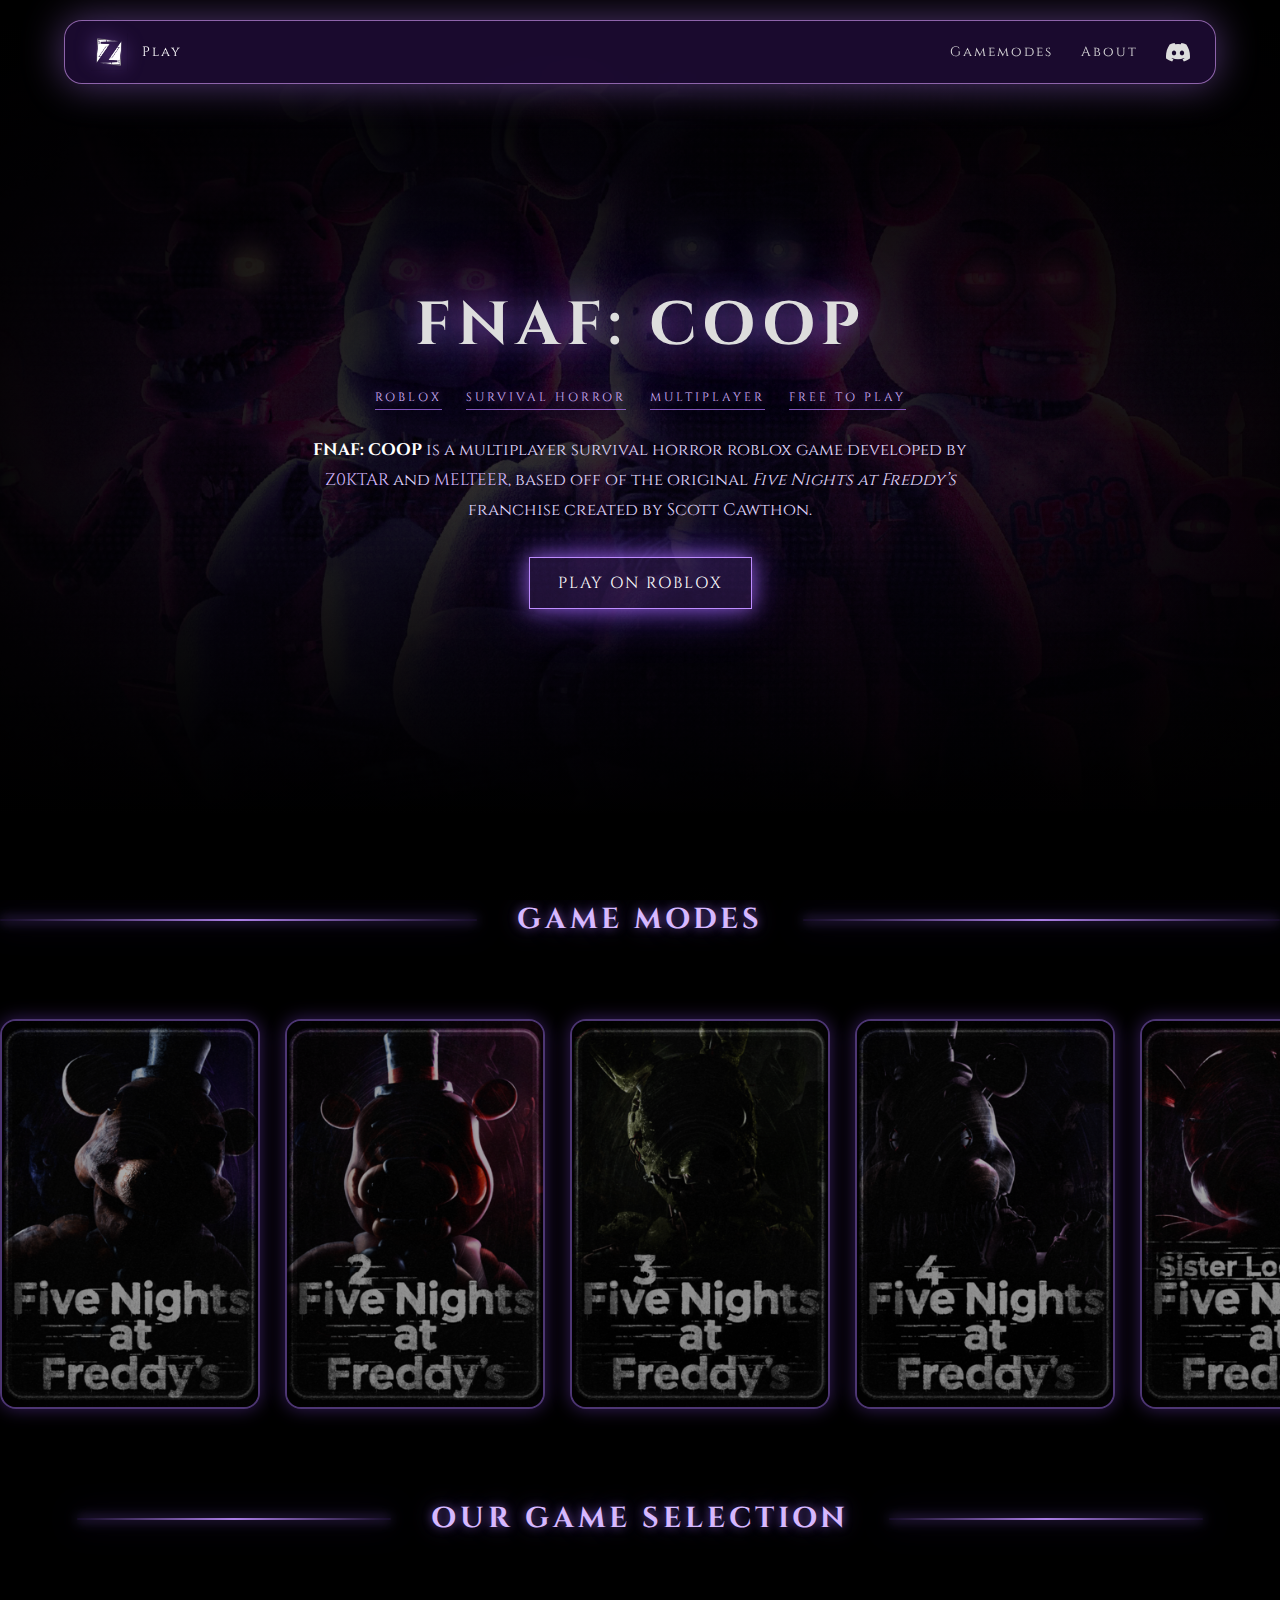
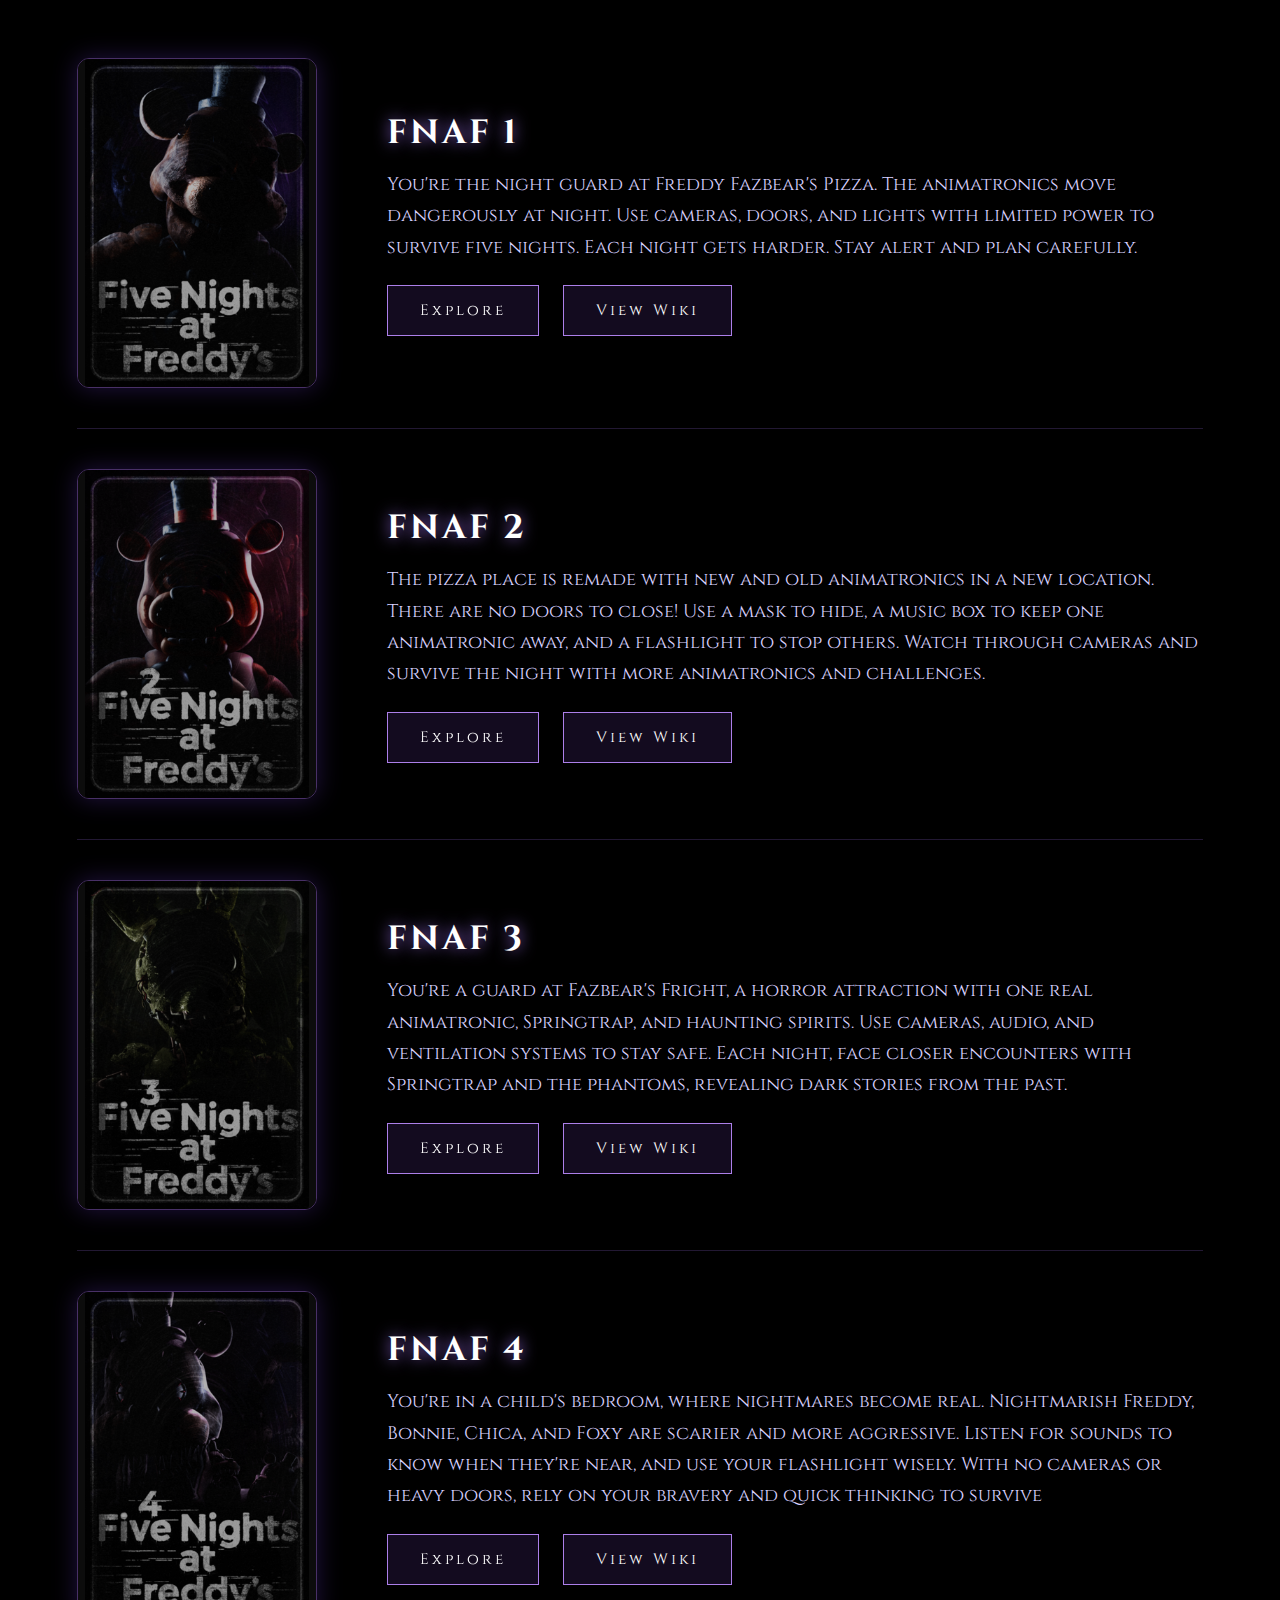
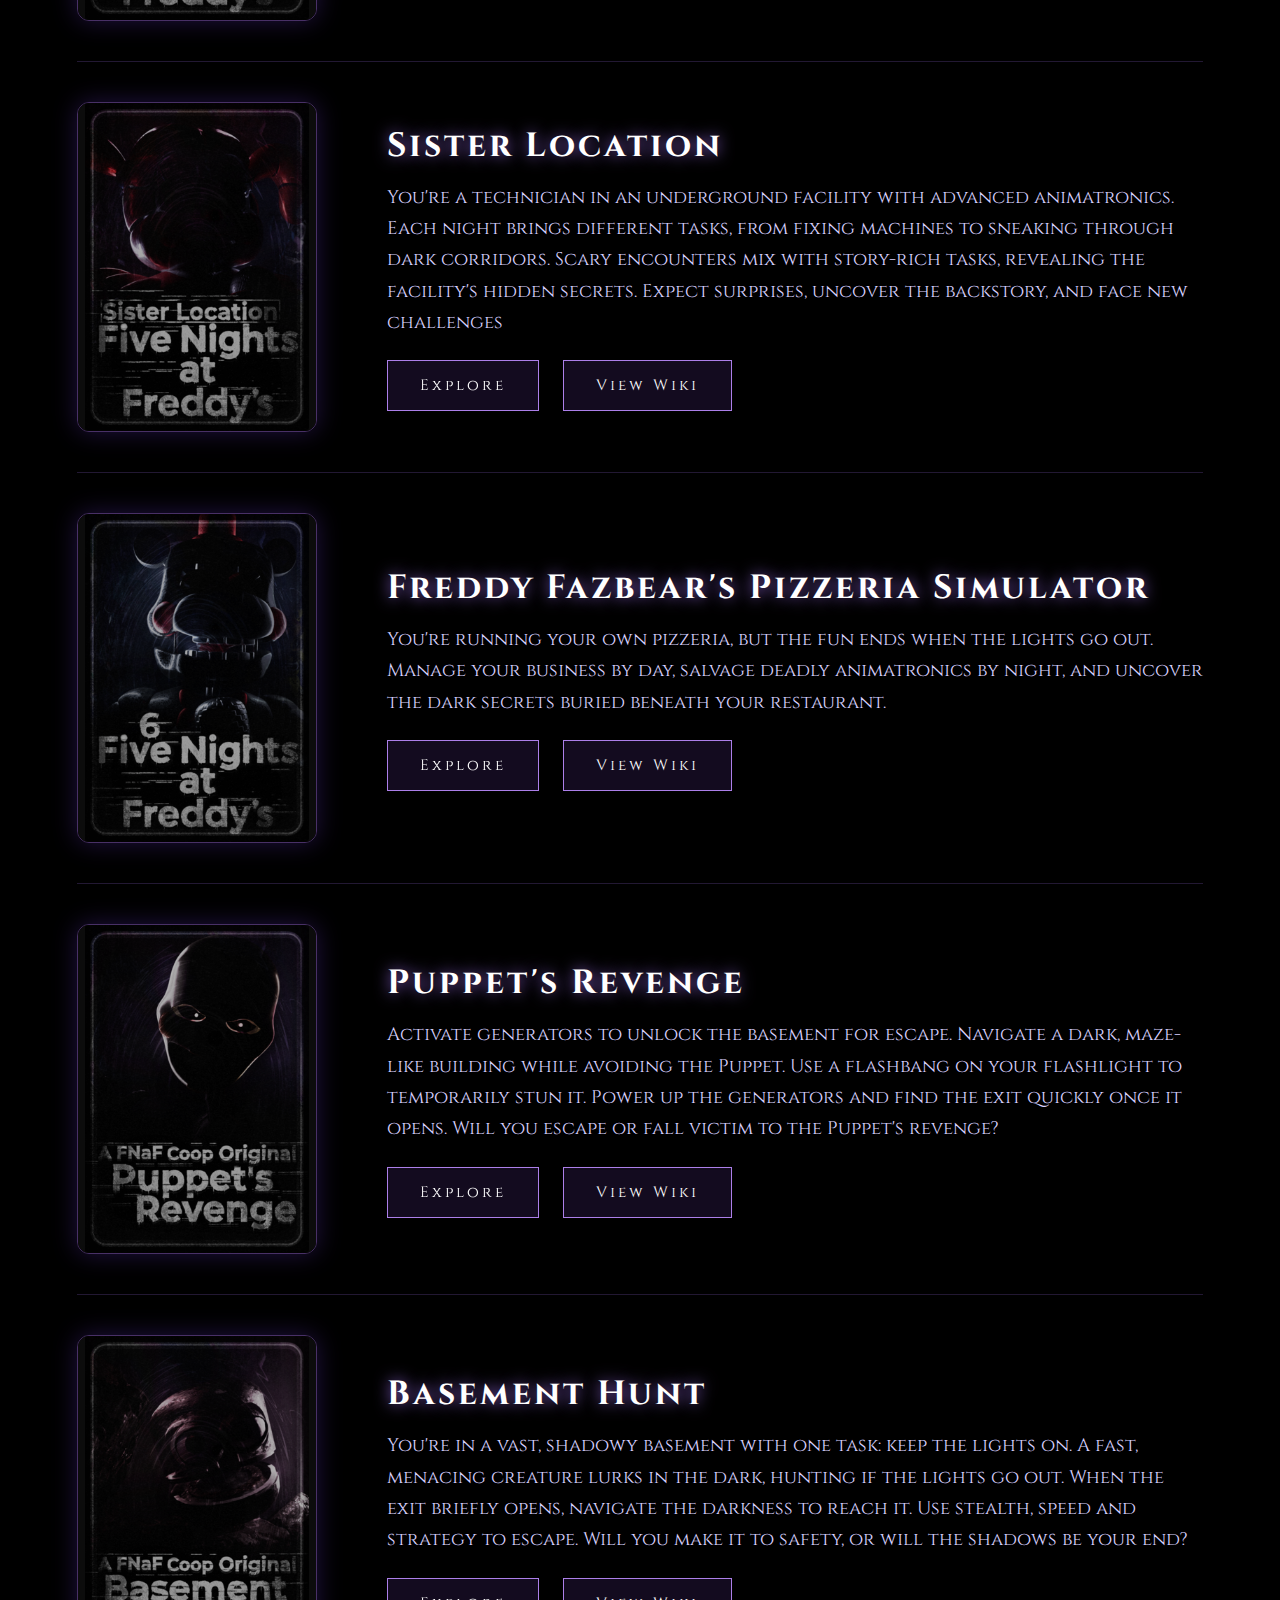
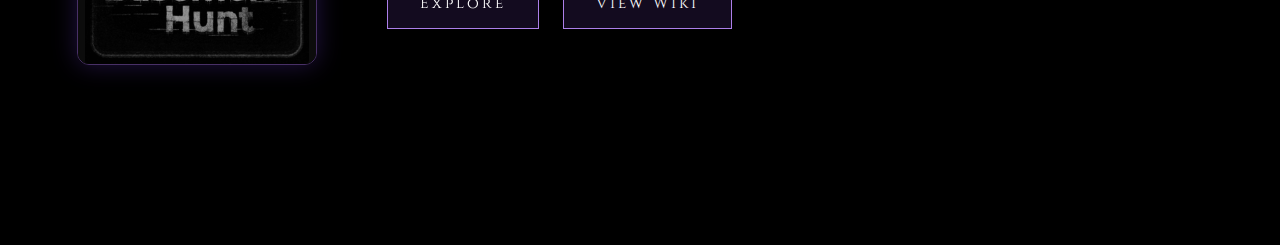
<file: index.html>
<!DOCTYPE html>
<html lang="en">
<head>
    <meta charset="UTF-8">
    <title>FNAF: COOP</title>
    <meta name="viewport" content="width=device-width, initial-scale=1.0">

    <link href="https://fonts.googleapis.com/css2?family=Cinzel:wght@400;600&display=swap" rel="stylesheet">
    <link rel="stylesheet" href="style.css">
</head>

<body>

<!-- ================= NAVBAR ================= -->
<nav class="navbar">
    <div class="nav-left">
        <img src="images/zoktar.png" alt="Zoktar Logo" class="nav-logo">

        <a href=https://www.roblox.com/games/12495498157/FNAF-Co-op
           target="_blank"
           class="nav-play">
            Play
        </a>
    </div>

    <div class="nav-right">
        <a href="#modes" id="nav-modes">Gamemodes</a>
        <a href="#about" id="nav-about">About</a>

        <a href="https://discord.com/invite/fnafroblox"
           target="_blank"
           class="discord-link">

            <svg width="24" height="24" viewBox="0 0 127.14 96.36"
                 xmlns="http://www.w3.org/2000/svg">

                <path fill="currentColor"
                      d="M107.7 8.07A105.15 105.15 0 0 0 81.47 0a72.06 72.06 0 0 0-3.36 6.8 97.68 97.68 0 0 0-29.1 0A72.37 72.37 0 0 0 45.65 0 105.89 105.89 0 0 0 19.42 8.08C2.7 33.24-1.69 57.79.53 82a105.73 105.73 0 0 0 32.17 16.3 77.7 77.7 0 0 0 6.94-11.3 68.42 68.42 0 0 1-10.92-5.18c.92-.67 1.82-1.37 2.69-2.1 20.92 9.53 43.66 9.53 64.37 0 .88.73 1.78 1.43 2.7 2.1a68.68 68.68 0 0 1-10.92 5.18 77.73 77.73 0 0 0 6.94 11.3A105.25 105.25 0 0 0 126.6 82c2.6-28.75-4.42-53.07-18.9-73.93zM42.45 65.69c-6.27 0-11.4-5.73-11.4-12.8s5.06-12.8 11.4-12.8 11.47 5.73 11.4 12.8c0 7.08-5.06 12.8-11.4 12.8zm42.24 0c-6.27 0-11.4-5.73-11.4-12.8s5.06-12.8 11.4-12.8 11.47 5.73 11.4 12.8c0 7.08-5.06 12.8-11.4 12.8z"/>
            </svg>
        </a>
    </div>
</nav>

<!-- ================= HERO ================= -->
<header class="hero" id="about">
    <div class="hero-overlay"></div>

    <div class="hero-center">
        <h1>FNAF: COOP</h1>

        <div class="hero-tags">
            <span>ROBLOX</span>
            <span>SURVIVAL HORROR</span>
            <span>MULTIPLAYER</span>
            <span>FREE TO PLAY</span>
        </div>

        <p class="hero-desc" id="about-text">
            <strong>FNAF: COOP</strong> is a multiplayer survival horror roblox game
            developed by
            <a href="https://www.roblox.com/users/2582837776/profile"
               target="_blank"
               class="dev-link">Z0KTAR</a>
            and
            <a href="https://www.roblox.com/users/1510158574/profile"
               target="_blank"
               class="dev-link">MELTEER</a>,
            based off of the original <em>Five Nights at Freddy’s</em>
            franchise created by Scott Cawthon.
        </p>

        <a href=https://www.roblox.com/games/12495498157/FNAF-Co-op
           target="_blank"
           class="btn-primary">
            PLAY ON ROBLOX
        </a>
    </div>
</header>

<!-- ================= GAME MODES ================= -->
<section class="modes" id="modes">

    <div class="section-title">
        <span class="line"></span>
        <h2>GAME MODES</h2>
        <span class="line"></span>
    </div>

    <div class="modes-wrapper">
        <div class="modes-track">

            <a class="mode-card" data-glow="images/fnaf1glow.webp">
                <img src="images/fnaf1.webp" alt="">
            </a>

            <a class="mode-card" data-glow="images/fnaf2glow.webp">
                <img src="images/fnaf2.webp" alt="">
            </a>

            <a class="mode-card" data-glow="images/fnaf3glow.webp">
                <img src="images/fnaf3.webp" alt="">
            </a>

            <a class="mode-card" data-glow="images/fnaf4glow.webp">
                <img src="images/fnaf4.webp" alt="">
            </a>

            <a class="mode-card" data-glow="images/fnafslglow.webp">
                <img src="images/fnafsl.webp" alt="">
            </a>

            <a class="mode-card" data-glow="images/fnaf6glow.webp">
                <img src="images/fnaf6.webp" alt="">
            </a>

            <a class="mode-card" data-glow="images/basementhuntglow.webp">
                <img src="images/basementhunt.webp" alt="">
            </a>

            <a class="mode-card" data-glow="images/puppetsrevengeglow.webp">
                <img src="images/puppetsrevenge.webp" alt="">
            </a>

            <!-- DUPLICATE (for looping effect) -->

            <a class="mode-card" data-glow="images/fnaf1glow.webp">
                <img src="images/fnaf1.webp" alt="">
            </a>

            <a class="mode-card" data-glow="images/fnaf2glow.webp">
                <img src="images/fnaf2.webp" alt="">
            </a>

            <a class="mode-card" data-glow="images/fnaf3glow.webp">
                <img src="images/fnaf3.webp" alt="">
            </a>

            <a class="mode-card" data-glow="images/fnaf4glow.webp">
                <img src="images/fnaf4.webp" alt="">
            </a>

            <a class="mode-card" data-glow="images/fnafslglow.webp">
                <img src="images/fnafsl.webp" alt="">
            </a>

            <a class="mode-card" data-glow="images/fnaf6glow.webp">
                <img src="images/fnaf6.webp" alt="">
            </a>

            <a class="mode-card" data-glow="images/basementhuntglow.webp">
                <img src="images/basementhunt.webp" alt="">
            </a>

            <a class="mode-card" data-glow="images/puppetsrevengeglow.webp">
                <img src="images/puppetsrevenge.webp" alt="">
            </a>

        </div>
    </div>
</section>

<!-- ================= OUR GAME SELECTION ================= -->
<section class="game-selection" id="games">

    <div class="section-title">
        <span class="line"></span>
        <h2>OUR GAME SELECTION</h2>
        <span class="line"></span>
    </div>

    <!-- FNAF 1 -->
    <div class="game-entry" id="fnaf1">
        <div class="game-thumb">
    <img src="images/fnaf1.webp"
         data-normal="images/fnaf1.webp"
         data-glow="images/fnaf1glow.webp">
</div>
        <div class="game-text">
            <h3>FNAF 1</h3>
            <p>
                You're the night guard at Freddy Fazbear's Pizza. The animatronics move dangerously at night. 
                Use cameras, doors, and lights with limited power to survive five nights. Each night gets harder. 
                Stay alert and plan carefully.
            </p>
           <div class="game-buttons">
    <a href="explore/fnaf1.html" class="game-btn explore-btn">
        <span>Explore</span>
    </a>

    <a href="https://fnaf-coop.fandom.com/wiki/FNAF_1"
       target="_blank"
       class="game-btn wiki-btn">
        <span>View Wiki</span>
    </a>
</div>
        </div>
    </div>

    <!-- FNAF 2 -->
    <div class="game-entry" id="fnaf2">
        <div class="game-thumb">
    <img src="images/fnaf2.webp"
         data-normal="images/fnaf2.webp"
         data-glow="images/fnaf2glow.webp">
</div>
        <div class="game-text">
            <h3>FNAF 2</h3>
            <p>
                The pizza place is remade with new and old animatronics in a new location. 
                There are no doors to close! Use a mask to hide, a music box to keep one animatronic away,
                 and a flashlight to stop others. Watch through cameras and survive the night with more animatronics and challenges.
            </p>
            <div class="game-buttons">
    <a href="explore/fnaf2.html" class="game-btn explore-btn">
        <span>Explore</span>
    </a>

    <a href="https://fnaf-coop.fandom.com/wiki/FNAF_2"
       target="_blank"
       class="game-btn wiki-btn">
        <span>View Wiki</span>
    </a>
</div>
        </div>
    </div>

    <!-- FNAF 3 -->
    <div class="game-entry" id="fnaf3">
        <div class="game-thumb">
    <img src="images/fnaf3.webp"
         data-normal="images/fnaf3.webp"
         data-glow="images/fnaf3glow.webp">
</div>
        <div class="game-text">
            <h3>FNAF 3</h3>
            <p>
                You're a guard at Fazbear's Fright, a horror attraction with one real animatronic, 
                Springtrap, and haunting spirits. Use cameras, audio, and ventilation systems to stay safe.
                 Each night, face closer encounters with Springtrap and the phantoms, revealing dark stories from the past.
            </p>
            <div class="game-buttons">
    <a href="explore/fnaf3.html" class="game-btn explore-btn">
        <span>Explore</span>
    </a>

    <a href="https://fnaf-coop.fandom.com/wiki/FNAF_3"
       target="_blank"
       class="game-btn wiki-btn">
        <span>View Wiki</span>
    </a>
</div>
        </div>
    </div>

    <!-- FNAF 4 -->
    <div class="game-entry" id="fnaf4">
        <div class="game-thumb">
    <img src="images/fnaf4.webp"
         data-normal="images/fnaf4.webp"
         data-glow="images/fnaf4glow.webp">
</div>
        <div class="game-text">
            <h3>FNAF 4</h3>
            <p>
                You're in a child's bedroom, where nightmares become real. Nightmarish Freddy, Bonnie, Chica, and Foxy are scarier
                 and more aggressive. Listen for sounds to know when they're near, and use your flashlight wisely.
                 With no cameras or heavy doors, rely on your bravery and quick thinking to survive
            </p>
            <div class="game-buttons">
    <a href="explore/fnaf4.html" class="game-btn explore-btn">
        <span>Explore</span>
    </a>

    <a href="https://fnaf-coop.fandom.com/wiki/FNAF_4"
       target="_blank"
       class="game-btn wiki-btn">
        <span>View Wiki</span>
    </a>
</div>
        </div>
    </div>

    
<!-- Sister Location -->
<div class="game-entry" id="fnafsl">
    <div class="game-thumb">
        <img src="images/fnafsl.webp"
             data-normal="images/fnafsl.webp"
             data-glow="images/fnafslglow.webp">
    </div>

    <div class="game-text">
        <h3>Sister Location</h3>
        <p>
            You're a technician in an underground facility with advanced animatronics. Each night brings different tasks, 
            from fixing machines to sneaking through dark corridors. Scary encounters mix with story-rich tasks,
             revealing the facility's hidden secrets. Expect surprises, uncover the backstory, and face new challenges
        </p>

        <!-- BUTTONS HERE -->
        <div class="game-buttons">
            <a href="explore/fnafsl.html" class="game-btn explore-btn">
                <span>Explore</span>
            </a>

            <a href="https://fnaf-coop.fandom.com/wiki/FNAF:_Sister_Location"
               target="_blank"
               class="game-btn wiki-btn">
                <span>View Wiki</span>
            </a>
        </div>

    </div>
</div>

    <!-- FNAF 6 -->
    <div class="game-entry" id="fnaf6">
        <div class="game-thumb">
    <img src="images/fnaf6.webp"
         data-normal="images/fnaf6.webp"
         data-glow="images/fnaf6glow.webp">
</div>
        <div class="game-text">
            <h3>Freddy Fazbear's Pizzeria Simulator</h3>
            <p>
            You're running your own pizzeria, but the fun ends when the lights go out. 
            Manage your business by day, salvage deadly animatronics by night, 
            and uncover the dark secrets buried beneath your restaurant.
            </p>
            <div class="game-buttons">
    <a href="explore/fnaf6.html" class="game-btn explore-btn">
        <span>Explore</span>
    </a>

    <a href="https://fnaf-coop.fandom.com/wiki/Freddy_Fazbear%27s_Pizzeria_Simulator"
       target="_blank"
       class="game-btn wiki-btn">
        <span>View Wiki</span>
    </a>
</div>
        </div>
    </div>

    <!-- Puppet's Revenge -->
    <div class="game-entry" id="puppetsrevenge">
        <div class="game-thumb">
    <img src="images/puppetsrevenge.webp"
         data-normal="images/puppetsrevenge.webp"
         data-glow="images/puppetsrevengeglow.webp">
</div>
        <div class="game-text">
            <h3>Puppet's Revenge</h3>
            <p>
                Activate generators to unlock the basement for escape. Navigate a dark, 
                maze-like building while avoiding the Puppet. Use a flashbang on your flashlight to temporarily stun it. 
                Power up the generators and find the exit quickly once it opens. Will you escape or fall victim to the Puppet's revenge?
            </p>
            <div class="game-buttons">
    <a href="explore/puppetsrevenge.html" class="game-btn explore-btn">
        <span>Explore</span>
    </a>

    <a href="https://fnaf-coop.fandom.com/wiki/Puppet%27s_Revenge"
       target="_blank"
       class="game-btn wiki-btn">
        <span>View Wiki</span>
    </a>
</div>
        </div>
    </div>

    <!-- Basement Hunt -->
    <div class="game-entry" id="basementhunt">
        <div class="game-thumb">
    <img src="images/basementhunt.webp"
         data-normal="images/basementhunt.webp"
         data-glow="images/basementhuntglow.webp">
</div>
        <div class="game-text">
            <h3>Basement Hunt</h3>
            <p>
                You're in a vast, shadowy basement with one task: keep the lights on. 
                A fast, menacing creature lurks in the dark, hunting if the lights go out. 
                When the exit briefly opens, navigate the darkness to reach it. Use stealth, speed and strategy to escape. 
                Will you make it to safety, or will the shadows be your end?
            </p>
            <div class="game-buttons">
    <a href="explore/basementhunt.html" class="game-btn explore-btn">
        <span>Explore</span>
    </a>

    <a href="https://fnaf-coop.fandom.com/wiki/Basement_Hunt"
       target="_blank"
       class="game-btn wiki-btn">
        <span>View Wiki</span>
    </a>
</div>
        </div>
    </div>

</section>


<script src="script.js"></script>

</body>
</html>
</file>
<file: style.css>
* {
    margin: 0;
    padding: 0;
    box-sizing: border-box;
    font-family: 'Cinzel', serif;
}

body {
    background: #000;
    color: #ddd;
    overflow-x: hidden;
}

/* HERO */
.hero {
    position: relative;
    height: 85vh;
    background: url("images/header.gif") center/cover no-repeat;
    display: flex;
    align-items: center;
    padding-left: 8%;
}


.hero-overlay {
    position: absolute;
    inset: 0;
    background:
        linear-gradient(to right, rgba(0,0,0,0.65), rgba(0,0,0,0.25)),
        linear-gradient(to left, rgba(0,0,0,0.65), rgba(0,0,0,0.25)),
        linear-gradient(to top, rgba(0,0,0,0.75), transparent 55%),
        linear-gradient(to bottom, rgba(0,0,0,0.75), transparent 55%);
}
.hero-content {
    position: relative;
    max-width: 560px;
    animation: fadeIn 1.5s ease forwards;
}

.hero h1 {
    font-size: 4rem;
    letter-spacing: 4px;
}

/* META */
.meta-line {
    display: flex;
    gap: 14px;
    margin: 25px 0;
    font-size: 0.85rem;
    letter-spacing: 2px;
    color: #bcd6ff;
    text-shadow:
        0 0 6px rgba(140,180,255,0.6),
        0 0 12px rgba(120,160,255,0.4);
}

.meta-line .divider {
    width: 36px;
    height: 1px;
    background: linear-gradient(to right, transparent, #9bbcff, transparent);
}


/* SECTION TITLE */
.section-title {
    display: flex;
    align-items: center;
    gap: 40px;
    margin-bottom: 50px;
}

.section-title h2 {
    font-size: 1.8rem;
    letter-spacing: 4px;
    color: #d7b8ff;
    text-shadow:
        0 0 10px rgba(170,120,255,0.6),
        0 0 25px rgba(130,80,255,0.4);
}


.section-title {
    display: flex;
    align-items: center;
    justify-content: center; 
    gap: 40px;
    margin-bottom: 80px;
}


.section-title .line {
    flex: 1;
    height: 2px;
    background: linear-gradient(
        to right,
        rgba(140,80,255,0.15),
        rgba(190,140,255,0.9),
        rgba(140,80,255,0.15)
    );

    box-shadow:
        0 0 12px rgba(170,120,255,0.8),
        0 0 30px rgba(120,60,255,0.5);

    border-radius: 2px;
}

/* MODES */
.modes {
    padding-bottom: 120px;
}

/* SCROLL */
.modes-track {
    display: flex;
    gap: 25px;
    width: max-content;
    animation: scrollModes 16s linear infinite;
}

/* MODE CARD */

.mode-card {
    width: 260px;
    aspect-ratio: 2 / 3;
    border-radius: 16px;
    overflow: hidden;
    border: 2px solid rgba(170,120,255,0.45);
    box-shadow:
        0 0 18px rgba(150,80,255,0.35),
        inset 0 0 25px rgba(90,40,160,0.35);
    transition: transform 0.35s ease, box-shadow 0.35s ease;
}

.mode-card img {
    width: 100%;
    height: 100%;
    object-fit: cover;
    object-position: center;
    filter: brightness(0.65);
    transition: filter 0.35s ease;
}

.mode-card:hover {
    transform: scale(1.08);
    box-shadow:
        0 0 30px rgba(190,130,255,0.85),
        0 0 80px rgba(120,60,220,0.5);
    z-index: 10;
}

.mode-card:hover img {
    filter: brightness(1);
}

/* ANIMATIONS */
@keyframes scrollModes {
    from { transform: translateX(0); }
    to { transform: translateX(-50%); }
}

@keyframes fadeIn {
    from { opacity: 0; transform: translateY(30px); }
    to { opacity: 1; transform: translateY(0); }
}

/* DEV BADGE */
.dev-badge {
    position: absolute;
    top: 28px;
    right: 48px;
    display: flex;
    align-items: center;
    gap: 12px;
    opacity: 0.85;
}

.dev-badge img {
    width: 44px;
    height: auto;
    filter:
        drop-shadow(0 0 12px rgba(180,120,255,0.8));
}

.dev-badge span {
    font-size: 0.75rem;
    letter-spacing: 3px;
    color: #d7b8ff;
    text-shadow:
        0 0 10px rgba(170,120,255,0.6);
}

/* HEADER TITLE */
.hero h1 {
    font-size: 4.2rem;
    letter-spacing: 5px;
    text-shadow:
        0 0 25px rgba(160,100,255,0.6),
        0 0 60px rgba(120,70,220,0.35);
}

/* META LINE FIX */
.meta-line {
    display: flex;
    align-items: center;
    gap: 18px;
    margin: 28px 0;
}

.meta-item {
    font-size: 0.8rem;
    letter-spacing: 3px;
    color: #d7b8ff;
    text-shadow:
        0 0 10px rgba(170,120,255,0.6);
}

.meta-sep {
    width: 26px;
    height: 1px;
    background: linear-gradient(
        to right,
        transparent,
        rgba(190,140,255,0.9),
        transparent
    );
    box-shadow: 0 0 10px rgba(160,90,255,0.8);
}

/* SUBTITLE */
.subtitle {
    margin-top: 8px;
    max-width: 520px;
    line-height: 1.7;
    opacity: 0.85;
}

/* ============================= */
/* NEW HEADER REMAKE (OVERRIDE) */
/* ============================= */

/* HERO LAYOUT FIX */
.hero {
    min-height: 100vh;
    background: radial-gradient(
        circle at top,
        rgba(160, 90, 255, 0.18),
        rgba(0, 0, 0, 0.92) 70%
    ),
    url("images/header.gif") center/cover no-repeat;
    padding-left: 0;
    display: flex;
    align-items: center;
}

/* WRAPPER */
.hero-inner {
    width: 100%;
    display: grid;
    grid-template-columns: 1fr 1.2fr;
    align-items: center;
    gap: 80px;
    padding: 0 8%;
}

/* ZOKTAR LOGO */
.hero-logo {
    text-align: center;
}

.hero-logo img {
    width: 300px;
    transition: transform 0.4s ease, filter 0.4s ease;
    filter: drop-shadow(0 0 28px rgba(180,120,255,0.7));
}

.hero-logo img:hover {
    transform: scale(1.08);
    filter: drop-shadow(0 0 50px rgba(200,140,255,1));
}

.logo-sub {
    display: block;
    margin-top: 14px;
    font-size: 0.75rem;
    letter-spacing: 4px;
    color: #bfa8ff;
    opacity: 0.8;
}

/* CONTENT RESET */
.hero-content {
    max-width: unset;
}

/* TITLE */
.hero-content h1 {
    font-size: 4.6rem;
    letter-spacing: 8px;
    margin-bottom: 24px;
    text-transform: uppercase;
    text-shadow:
        0 0 20px rgba(170,120,255,0.8),
        0 0 60px rgba(130,80,220,0.4);
}

/* META TAGS (ROBLOX ETC) */
.hero-tags {
    display: flex;
    gap: 22px;
    margin-bottom: 30px;
    flex-wrap: wrap;
}

.hero-tags span {
    font-size: 0.8rem;
    letter-spacing: 3px;
    color: #d7b8ff;
    padding-bottom: 6px;
    border-bottom: 1px solid rgba(180,120,255,0.6);
    text-shadow: 0 0 10px rgba(170,120,255,0.6);
}

/* DESCRIPTION */

.hero-desc {
    font-size: 1.05rem;
    line-height: 1.6;
    max-width: 700px;
    margin: 0 auto;
    color: rgba(230,230,255,0.85);

    display: inline-block;
    position: relative;
    isolation: isolate;          /* Forces one stacking context */
    transition: 0.3s ease;
}

/* Glow effect applied to the element */
.hero-desc.glow {
    filter: drop-shadow(0 0 12px rgba(170,120,255,0.9))
            drop-shadow(0 0 30px rgba(140,80,255,0.75))
            drop-shadow(0 0 55px rgba(120,60,255,0.5));
}

/* Keep strong styling */
.hero-desc strong {
    font-weight: 700;
    color: #ffffff;
}

/* Keeping styled */
.dev-link {
    color: #caa6ff;
    text-decoration: none;
    transition: 0.2s ease;
}

.dev-link:hover {
    color: #ffffff;
}

/* GAME MODES DIVIDER */
.hero-divider {
    position: absolute;
    bottom: 36px;
    width: 100%;
    text-align: center;
}

.hero-divider span {
    font-size: 1.1rem;
    letter-spacing: 5px;
    color: #d7b8ff;
    text-shadow: 0 0 20px rgba(180,120,255,1);
    position: relative;
}

.hero-divider span::before,
.hero-divider span::after {
    content: "";
    position: absolute;
    top: 50%;
    width: 150px;
    height: 2px;
    background: linear-gradient(
        to right,
        transparent,
        rgba(190,140,255,0.9),
        transparent
    );
}

.hero-divider span::before {
    right: 120%;
}

.hero-divider span::after {
    left: 120%;
}

/* REMOVE HEADER GAME MODES LABEL */
.hero-divider {
    display: none;
}

/* REMOVE OFFICIAL LOGO LABEL */
.logo-sub {
    display: none;
}

/* ========================= */
/* NAVBAR - FROSTED GLASS   */
/* ========================= */

.navbar {
    position: fixed;
    top: 20px;
    left: 50%;
    transform: translateX(-50%);
    width: 85%;
    padding: 14px 30px;
    border-radius: 20px;

    display: flex;
    justify-content: space-between;
    align-items: center;

    backdrop-filter: blur(18px);
    background: rgba(60, 20, 100, 0.65);
    border: 1px solid rgba(200,140,255,0.5);

box-shadow: 
    0 0 35px rgba(170,120,255,0.35);



    z-index: 1000;
}

.nav-right {
    display: flex;
    align-items: center;
    gap: 28px;
}

.nav-play,
.nav-right a {
    text-decoration: none;
    color: #ddd;
    letter-spacing: 2px;
    font-size: 0.85rem;
    transition: 0.3s ease;
}

.nav-play:hover,
.nav-right a:hover {
    color: #d7b8ff;
    text-shadow: 0 0 12px rgba(180,120,255,0.8);
}

/* DISCORD ICON STYLE */

.discord-link {
    color: #b48cff;
    display: flex;
    align-items: center;
    transition: 0.3s ease;
}

.discord-link:hover {
    color: #e0c8ff;
    text-shadow: 0 0 15px rgba(180,120,255,1);
}

/* ========================= */
/* HERO SECTION              */
/* ========================= */

.hero {
    position: relative;
    height: 75vh;
    background: url("images/header.png") center/cover no-repeat;
    display: flex;
    align-items: center;
    padding: 0 8%;
}

/* STRONG FADES */

.hero-overlay {
    position: absolute;
    inset: 0;
    background:
        linear-gradient(to right, rgba(0,0,0,0.85), rgba(0,0,0,0.4)),
        linear-gradient(to top, rgba(0,0,0,0.9), transparent 60%);
}

.hero-content {
    position: relative;
    max-width: 700px;
    animation: fadeIn 1.2s ease forwards;
}

.hero-content h1 {
    font-size: 4rem;
    letter-spacing: 6px;
    margin-bottom: 22px;
    text-shadow:
        0 0 25px rgba(180,120,255,0.8),
        0 0 60px rgba(130,80,255,0.5);
}

.hero-tags {
    display: flex;
    gap: 20px;
    margin-bottom: 28px;
    flex-wrap: wrap;
}

.hero-tags span {
    font-size: 0.75rem;
    letter-spacing: 3px;
    color: #d7b8ff;
    border-bottom: 1px solid rgba(180,120,255,0.6);
    padding-bottom: 4px;
    text-shadow: 0 0 8px rgba(170,120,255,0.6);
}

/* DESCRIPTION */

.hero-desc {
    line-height: 1.8;
    margin-bottom: 36px;
    color: #e0d8ff;
}

/* GLOWING DEV LINKS */

.dev-link {
    color: #d7b8ff;
    text-decoration: none;
    transition: 0.3s ease;
}

.dev-link:hover {
    text-shadow:
        0 0 12px rgba(170,120,255,0.9),
        0 0 25px rgba(140,80,255,0.7);
}

/* ================= NAVBAR ================= */

.navbar {
    position: absolute;
    top: 20px;
    left: 50%;
    transform: translateX(-50%);
    width: 90%;
    padding: 12px 25px;
    border-radius: 18px;

    display: flex;
    justify-content: space-between;
    align-items: center;

    backdrop-filter: blur(20px);
background: rgba(40, 15, 70, 0.65);


    border: 1px solid rgba(220,160,255,0.6);
    
box-shadow: 
    0 0 40px rgba(180,120,255,0.45);

    z-index: 10;
}

.nav-left {
    display: flex;
    align-items: center;
    gap: 14px;
}

.nav-logo {
    width: 38px;
    height: 38px;
    object-fit: contain;
    filter: drop-shadow(0 0 10px rgba(180,120,255,0.7));
    transition: 0.4s ease;
}

.nav-logo:hover {
    transform: rotate(8deg) scale(1.1);
    filter: drop-shadow(0 0 22px rgba(200,150,255,1));
}

.nav-play {
    color: #fff;
    text-decoration: none;
    letter-spacing: 2px;
}

.nav-right {
    display: flex;
    gap: 28px;
    align-items: center;
}

.nav-right a {
    text-decoration: none;
    color: #ddd;
    letter-spacing: 2px;
    transition: 0.3s ease;
}

.nav-right a:hover {
    color: #d7b8ff;
    text-shadow: 0 0 12px rgba(180,120,255,0.8);
}

.discord-link {
    color: #b48cff;
}

.discord-link:hover {
    color: #fff;
    text-shadow: 0 0 15px rgba(180,120,255,1);
}

/* ================= HERO SMALLER + STRONG FADES ================= */

.hero {
    position: relative;
    height: 60vh;
    display: flex;
    align-items: center;
    justify-content: center;
    background: url("images/header.png") center 20% / 110% no-repeat;
    text-align: center;
}

/* BLACK FADES */


.hero-overlay {
    position: absolute;
    inset: 0;
    background:
        linear-gradient(to right, rgba(0,0,0,0.75), rgba(0,0,0,0.25)),
        linear-gradient(to left, rgba(0,0,0,0.75), rgba(0,0,0,0.25)),
        linear-gradient(to top, rgba(0,0,0,0.85), transparent 55%),
        linear-gradient(to bottom, rgba(0,0,0,0.85), transparent 55%);
}

/* CENTER CONTENT */

.hero-center {
    position: relative;
    max-width: 750px;
    padding: 0 20px;
}

.hero-center h1 {
    font-size: 3.8rem;
    letter-spacing: 6px;
    margin-bottom: 22px;
    text-shadow:
        0 0 30px rgba(170,120,255,0.8),
        0 0 80px rgba(130,80,255,0.6);
}

.hero-tags {
    display: flex;
    justify-content: center;
    gap: 24px;
    margin-bottom: 25px;
    flex-wrap: wrap;
}

.hero-tags span {
    font-size: 0.75rem;
    letter-spacing: 3px;
    border-bottom: 1px solid rgba(180,120,255,0.7);
    padding-bottom: 4px;
    color: #d7b8ff;
}

.hero-desc {
    line-height: 1.8;
    margin-bottom: 32px;
    color: #e0d8ff;
    transition: 0.6s ease;
}

/* Glow animation when About clicked */

.hero-desc.glow {
    animation: strongGlow 1.5s ease;
}

@keyframes strongGlow {
    0% {
        text-shadow: none;
    }
    30% {
        text-shadow:
            0 0 15px #d6b3ff,
            0 0 35px #b36bff,
            0 0 70px #8a2eff,
            0 0 120px #5c00ff;
    }
    100% {
        text-shadow: none;
    }
}

/* PLAY BUTTON */

.btn-primary {
    position: relative;
    display: inline-block;
    padding: 14px 28px;
    background: rgba(160,90,255,0.18);
    border: 1px solid rgba(190,140,255,1);
    color: #fff;
    text-decoration: none;
    letter-spacing: 2px;
    overflow: hidden;
    cursor: pointer;

    box-shadow:
        0 0 20px rgba(180,120,255,0.7),
        0 0 45px rgba(120,60,255,0.5);

    transition: transform 0.25s ease;
}

/* text above animation */
.btn-primary span {
    position: relative;
    z-index: 2;
}

/* THE SWEEP LIGHT */
.btn-primary::before {
    content: "";
    position: absolute;
    top: 0;
    left: -120%;
    height: 100%;
    width: 60%;
    background: linear-gradient(
        120deg,
        transparent,
        rgba(255,255,255,0.4),
        transparent
    );
    transform: skewX(-20deg);
    transition: all 0.7s ease;
}

/* On hover, sweep across */
.btn-primary::before {
    animation: sweep 3s linear infinite;
}

@keyframes sweep {
    0% { left: -120%; }
    100% { left: 140%; }
}

/* Subtle hover lift */
.btn-primary:hover {
    transform: scale(1.05);
}

/* Smooth scroll */

html {
    scroll-behavior: smooth;
}

@keyframes shimmer {
    0% { left: -120%; }
    100% { left: 120%; }
}

@keyframes pulseEnergy {
    0% { opacity: 0.3; }
    50% { opacity: 0.55; }
    100% { opacity: 0.3; }
}

/* ================= GAME SELECTION ================= */

.game-selection {
    padding: 10px 6% 140px 6%;
    margin-top: -40px
}

.game-entry {
    display: flex;
    align-items: center;
    gap: 70px;
    padding: 40px 0;
    border-bottom: 1px solid rgba(170,120,255,0.2);
    transition: 0.6s ease;
}

.game-entry:last-child {
    border-bottom: none;
}

/* IMAGE PLACEHOLDER */

.game-thumb {
    width: 240px;
    height: 330px;
    border-radius: 12px;
    overflow: hidden; /* VERY IMPORTANT */
    border: 1px solid rgba(180,120,255,0.4);
    box-shadow: 0 0 25px rgba(130,70,255,0.25);
    flex-shrink: 0; /* prevents squishing */
}
 


.game-thumb img {
    width: 100%;
    height: 100%;
    object-fit: cover;
    object-position: top;
    display: block;
    filter: brightness(0.7);
    transition: 0.4s ease;
    object-fit: contain;
    background: #111;
}

/* TEXT */
.game-text h3 {
    font-size: 1.9rem;
    letter-spacing: 3px;
    margin-bottom: 14px;
    color: #fff;
    text-shadow: 0 0 15px rgba(170,120,255,0.8);
}

.game-text p {
    max-width: 900px;
    line-height: 1.7;
    margin-bottom: 18px;
    color: #d9d2ff;
}

/* WIKI BUTTON */

/* BUTTON CONTAINER */
.game-buttons {
    display: flex;
    gap: 18px;
    margin-top: 16px;
}

/* BASE GAME BUTTON */
.game-btn {
    position: relative;
    display: inline-block;
    padding: 10px 22px;
    border: 1px solid rgba(190,140,255,0.9);
    background: rgba(160,90,255,0.12);
    color: #ffffff;
    text-decoration: none;
    letter-spacing: 2px;
    font-size: 0.8rem;
    overflow: hidden;
    transition: transform 0.25s ease, background 0.25s ease;
}

/* Lift like PLAY button */
.game-btn:hover {
    transform: scale(1.05);
}

/* TEXT ABOVE ANIMATION */
.game-btn span {
    position: relative;
    z-index: 2;


}/* SWEEP EFFECT */


/* ================= EXPLORE BUTTON GLASS EFFECT ================= */

.explore-btn {
    position: relative;
    display: inline-block;
    padding: 10px 22px;
    border: 1px solid rgba(190,140,255,0.9);
    background: rgba(160,90,255,0.12);
    color: #ffffff;
    text-decoration: none;
    letter-spacing: 2px;
    font-size: 0.8rem;
    overflow: hidden;
    transition: transform 0.25s ease, background 0.25s ease;
    backdrop-filter: blur(4px); /* subtle glass blur */
}

.explore-btn span {
    position: relative;
    z-index: 2;
}

/* FROSTED GLASS SWEEP */
.explore-btn::before {
    content: "";
    position: absolute;
    top: 0;
    left: -150%;
    width: 60%;
    height: 100%;
    background: linear-gradient(
        120deg,
        rgba(255,255,255,0.0) 0%,
        rgba(255,255,255,0.2) 50%,
        rgba(255,255,255,0.0) 100%
    );
    filter: blur(8px);
    transform: skewX(-20deg);
    z-index: 1;
    animation: glassSweep 3s linear infinite;
}

/* Animate sweep continuously */
@keyframes glassSweep {
    0% { left: -150%; }
    100% { left: 150%; }
}

/* Hover lift (same as play button) */
.explore-btn:hover {
    transform: scale(1.05);
}



/* ACTIVE GLOW WHEN CLICKED */
.game-entry.active-glow {
    box-shadow:
        0 0 30px rgba(170,120,255,0.7),
        0 0 80px rgba(120,60,255,0.5);
    padding-left: 20px;
    border-radius: 12px;
}
 
.modes .section-title,
.game-selection .section-title {
    max-width: 1500px;
    margin-left: auto;
    margin-right: auto;
}

/* BIGGER GAME TEXT + BUTTONS (WITHOUT TOUCHING CARDS) */

.game-text h3 {
    font-size: 2.1rem; /* bigger title */
}

.game-text p {
    font-size: 1.15rem;  /* bigger description */
    max-width: 1000px;   /* allows text to fill more space */
}

.game-buttons {
    margin-top: 22px;
    gap: 24px;
}

.game-btn {
    padding: 14px 32px;   /* bigger buttons */
    font-size: 0.95rem;   /* bigger text */
    letter-spacing: 3px;
}
</file>
